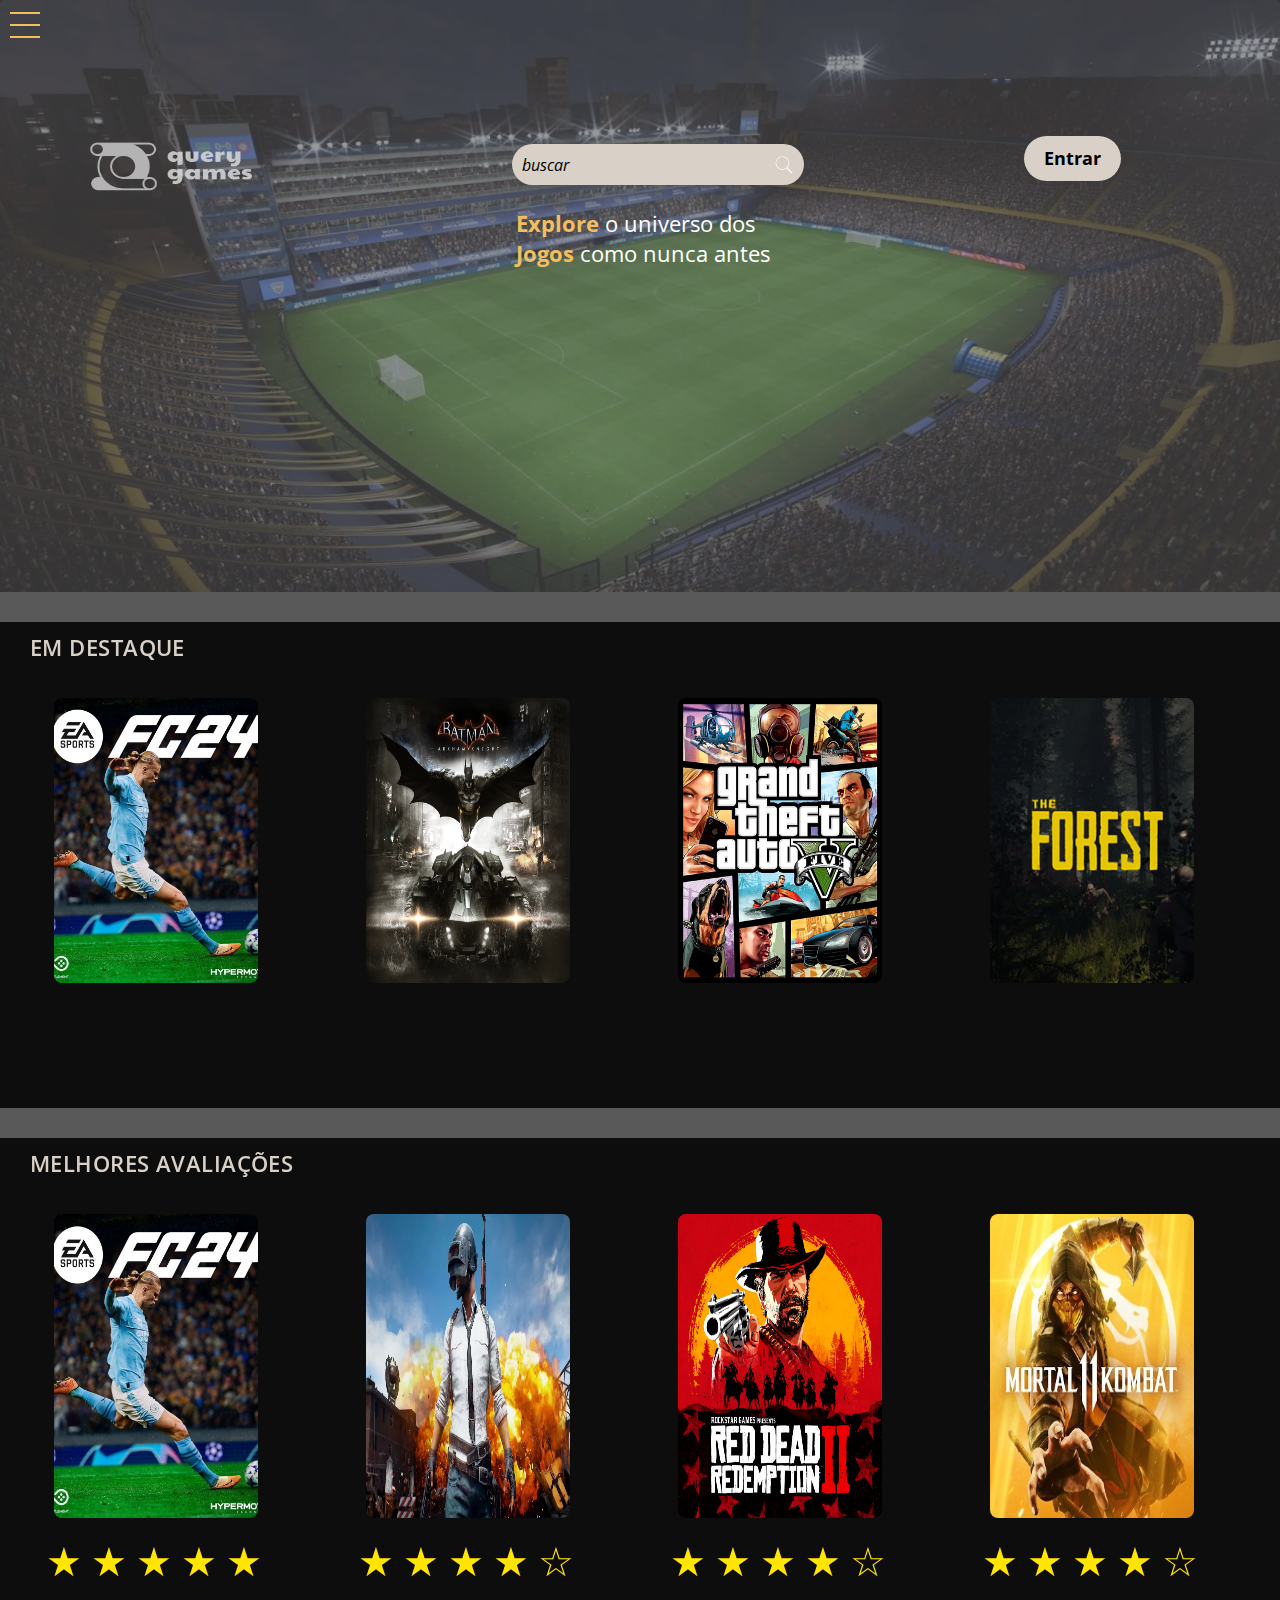
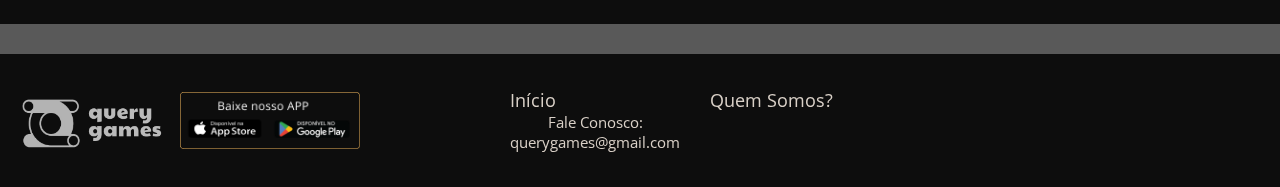
<file: src/index.html>
<!DOCTYPE html>
<html lang="pt-br">
  <head>
    <meta charset="UTF-8" />
    <meta name="viewport" content="width=device-width, initial-scale=1.0" />
    <link rel="stylesheet" href="./css/style.css" />
    <link rel="stylesheet" href="./css/footer.css" />
    <title>Home</title>
  </head>

  <body>
    <nav class="navigation">
      <div class="logo">
        <img src="./assets/image/logoQuery.png" alt="logo querygames" />
      </div>

      <div class="search-box">
        <input type="text" class="search-txt" placeholder="buscar" />
        <img src="./assets/image/lupa.svg" alt="lupa" />
      </div>

      <a href="./pages/login.html"><button class="login-btn">Entrar</button></a>

      <div class="nav-txt">
        <p>
          <span>Explore</span> o universo dos<br />
          <span>Jogos</span> como nunca antes
        </p>
      </div>

      <div class="sidebar active">
        <div class="profile-user">
          <img src="./assets/image/profile.png" alt="" class="image-user" />
          <a href="./pages/myProfile.html"><button class="my-profile-btn">Minha Página</button></a>
          
        </div>

        <div class="toggle-btn">
          <span></span>
          <span></span>
          <span></span>
        </div>
        <ul>
          <div class="menu">
            <h1>Generos</h1>
            <input type="checkbox" /> <label for="">Aventura</label><br />
            <input type="checkbox" /> <label for="">Ação</label><br />
            <input type="checkbox" /> <label for="">Rpg</label><br />
            <input type="checkbox" /> <label for="">Esportes</label><br />
            <input type="checkbox" /> <label for="">Terror</label><br />
            <input type="checkbox" /> <label for="">Luta</label><br />
            <span><hr class="line-menu" /></span>
            <h2>Plataformas</h2>
            <input type="checkbox" /> <label for="">Steam</label><br />
            <input type="checkbox" /> <label for="">Game Pass</label><br />
            <input type="checkbox" /> <label for="">PSN</label><br />
            <input type="checkbox" /> <label for="">EA Play</label><br />
          </div>
        </ul>
      </div>
    </nav>

    <section>
      <h1>EM DESTAQUE</h1>
      <div class="catalog1">
        <div class="games1">
          <div>
            <img src="./assets/image/nova-capa-do-ea-sports-fc-24-1689275426846_v2_3x4.jpg" alt="" />
            <h2>FC 24</h2>
            <p>Esportes</p>
            <p class="platforms">EA PLAY</p>
          </div>
          <div>
            <img
              src="./assets/image/daExAVIqaWz8NNeqTaFW2IcweYzqt4d8.webp"
              alt=""
            />
            <h2>BATMAN ARKHAM NIGHT</h2>
            <p>Ação</p>
            <p class="platforms">PSN</p>
          </div>
          <div>
            <img src="./assets/image/Grand_Theft_Auto_V_capa.png" alt="" />
            <h2>GRAND THEFT AUTO V</h2>
            <p>Ação</p>
            <p class="platforms">GAME PASS</p>
          </div>
          <div>
            <img src="./assets/image/5bfdc39c5c4fb.jpg" alt="" />
            <h2>THE FOREST</h2>
            <p>Ação</p>
            <p class="platforms">STEAM</p>
          </div>
          <div>
            <img src="./assets/image/85p2Dwh5iDhUzRKe40QeNYh3.webp" alt="" />
            <h2>RESIDENT EVIL</h2>
            <p>Ação</p>
            <p class="platforms">STEAM</p>
          </div>
          <div>
            <img src="./assets/image/5ec161df463ab.jpg" alt="" />
            <h2>VALORANT</h2>
            <p>Ação</p>
            <p class="platforms">STEAM</p>
          </div>
          <div>
            <img src="./assets/image/EGS_TheSims4_ElectronicArts_S2_1200x1600-ceadc3bd1e6f885ad64d9f115f51f5c0.jpg" alt="" />
            <h2>THE SIMS</h2>
            <p>Simulador</p>
            <p class="platforms">EA PLAY</p>
          </div>
        </div>
      </div>
    </section>

    <section>
      <h1>MELHORES AVALIAÇÕES</h1>
      <div class="catalog2">
        <div class="games2">
          <div>
            <img
              src="./assets/image/nova-capa-do-ea-sports-fc-24-1689275426846_v2_3x4.jpg"
              alt=""
            />
            <ul class="avaliacao">
              <li class="star-icon" data-avaliacao="1"></li>
              <li class="star-icon" data-avaliacao="2"></li>
              <li class="star-icon" data-avaliacao="3"></li>
              <li class="star-icon" data-avaliacao="4"></li>
              <li class="star-icon ativo" data-avaliacao="5"></li>
            </ul>
          </div>
          <div>
            <img src="./assets/image/pubg.webp" alt="" />
            <ul class="avaliacao">
              <li class="star-icon" data-avaliacao="1"></li>
              <li class="star-icon" data-avaliacao="2"></li>
              <li class="star-icon" data-avaliacao="3"></li>
              <li class="star-icon ativo" data-avaliacao="4"></li>
              <li class="star-icon" data-avaliacao="5"></li>
            </ul>
          </div>
          <div>
            <img
              src="./assets/image/Hpl5MtwQgOVF9vJqlfui6SDB5Jl4oBSq.jpg"
              alt=""
            />
            <ul class="avaliacao">
              <li class="star-icon" data-avaliacao="1"></li>
              <li class="star-icon" data-avaliacao="2"></li>
              <li class="star-icon" data-avaliacao="3"></li>
              <li class="star-icon ativo" data-avaliacao="4"></li>
              <li class="star-icon" data-avaliacao="5"></li>
            </ul>
          </div>
          <div>
            <img src="./assets/image/Mortal_Kombat_11_capa.jpg" alt="" />
            <ul class="avaliacao">
              <li class="star-icon" data-avaliacao="1"></li>
              <li class="star-icon" data-avaliacao="2"></li>
              <li class="star-icon" data-avaliacao="3"></li>
              <li class="star-icon ativo" data-avaliacao="4"></li>
              <li class="star-icon" data-avaliacao="5"></li>
            </ul>
          </div>
          <div>
            <img src="./assets/image/Grand_Theft_Auto_V_capa.png" alt="" />
            <ul class="avaliacao">
              <li class="star-icon" data-avaliacao="1"></li>
              <li class="star-icon" data-avaliacao="2"></li>
              <li class="star-icon" data-avaliacao="3"></li>
              <li class="star-icon" data-avaliacao="4"></li>
              <li class="star-icon ativo" data-avaliacao="5"></li>
            </ul>
          </div>
          <div>
            <img src="./assets/image/I558OkMNBieAq24dzWwjjE4K.webp" alt="" />
            <ul class="avaliacao">
              <li class="star-icon" data-avaliacao="1"></li>
              <li class="star-icon" data-avaliacao="2"></li>
              <li class="star-icon" data-avaliacao="3"></li>
              <li class="star-icon" data-avaliacao="4"></li>
              <li class="star-icon ativo" data-avaliacao="5"></li>
            </ul>
          </div>
          <div>
            <img src="./assets/image/5977-Fortnite-Battle-Royale-capa-1.jpg" alt="" />
            <ul class="avaliacao">
              <li class="star-icon" data-avaliacao="1"></li>
              <li class="star-icon" data-avaliacao="2"></li>
              <li class="star-icon" data-avaliacao="3"></li>
              <li class="star-icon ativo" data-avaliacao="4"></li>
              <li class="star-icon" data-avaliacao="5"></li>
            </ul>
          </div>
        </div>
      </div>
    </section>

    <script src="./js/script.js"></script>
  </body>
  <footer>
    <div class="container-logo-footer">
      <img
        src="./assets/image/logoQuery.png"
        alt="logo querygames"
        class="logo-footer"
      />
    </div>
    <div class="container-announcement-footer">
      <img
        src="./assets/image/baixe nosso app.png"
        alt="baixe Nosso App"
        class="announcement-img"
      />
    </div>
    <div class="links">
      <ul>
        <li>
          <a href="#">Início</a>
        </li>
        <li>
          <a href="#">Quem Somos?</a>
        </li>
        <li>
          <p>Fale Conosco: <br />querygames&commat;gmail.com</p>
        </li>
      </ul>
    </div>
  </footer>
</html>
</file>
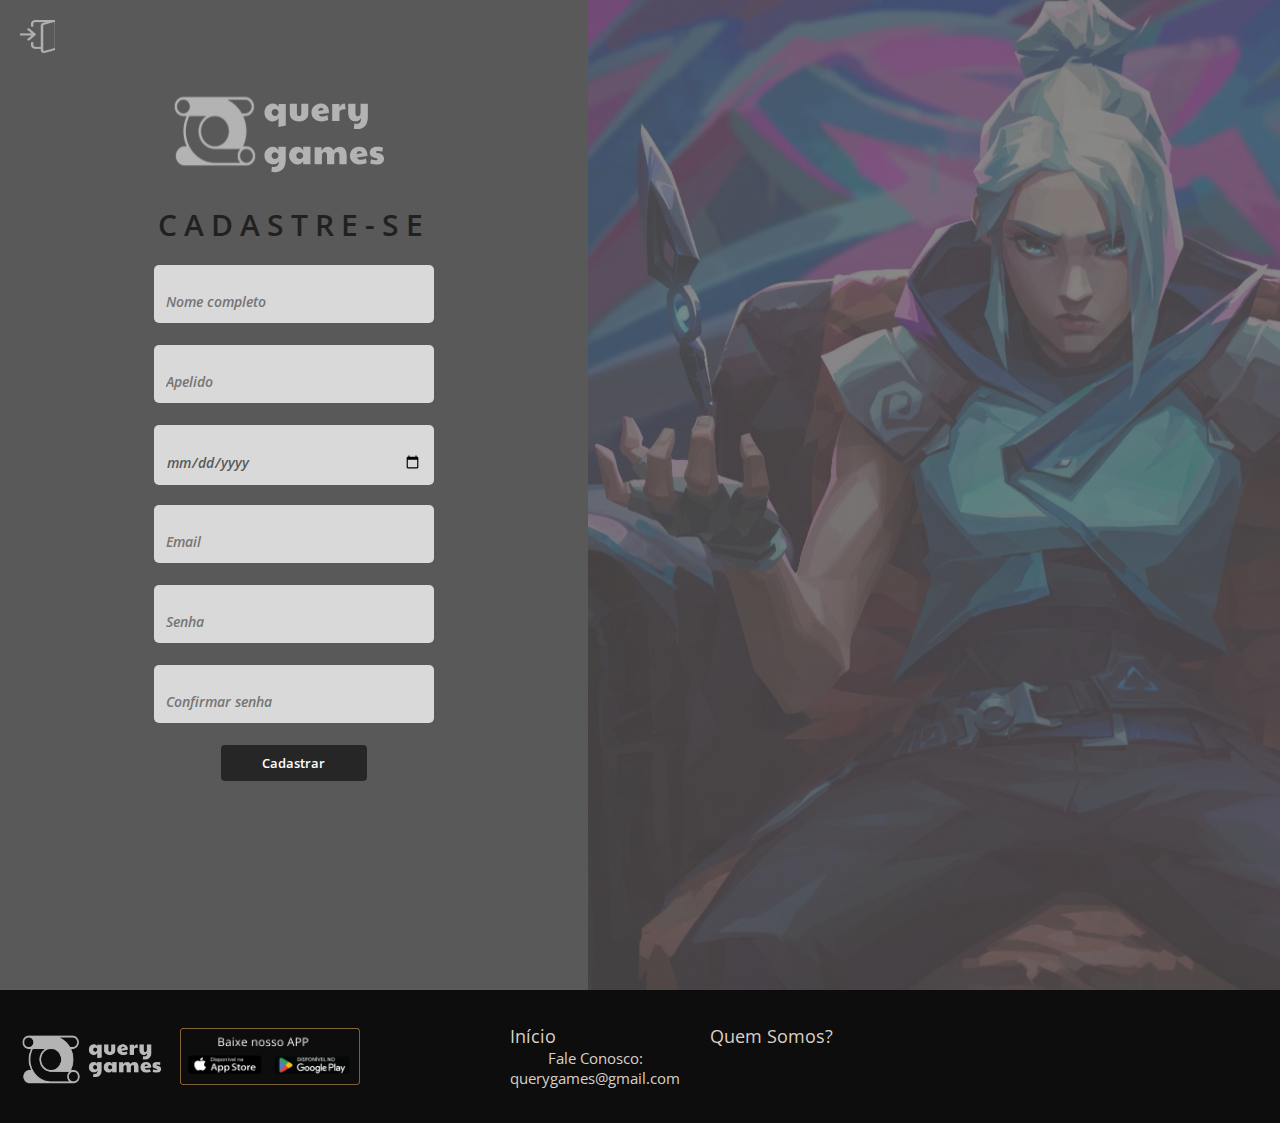
<file: src/pages/cadastro.html>
<!DOCTYPE html>
<html lang="pt-br">
<head>
  <meta charset="UTF-8">
  <meta name="viewport" content="width=device-width, initial-scale=1.0">
  <link rel="stylesheet" type="text/css" href="../css/cadastro.css"  />
  <link rel="stylesheet" type="text/css" href="../css/footer.css"  />

  <title>Cadastro</title>
</head>
<body>
  <img src="../assets/image/logoff.png" alt="" class="btn-back" onclick="goBack()">
  <main>
    <section class="register">

      <div class="wrapper">
        <img src="../assets/image/logoQuery.svg" class="logo">

        <h1>CADASTRE-SE</h1>
    
        <label class="box-text"> 
          <input type="text" name="username" class="input" placeholder="Nome completo">
        </label>
        <label class="box-text"> 
          <input type="text" name="nickname" class="input" placeholder="Apelido">
        </label>
        <label class="box-text">
          <input type="date" name="data" class="input" >
        </label>
        <label class="box-text"> 
          <input type="text" name="email" class="input" placeholder="Email">
        </label>
  
        <label class="box-text">
          <input type="password" name="password" class="input" placeholder="Senha">
        </label>
        <label class="box-text">
          <input type="password" name="password" class="input" placeholder="Confirmar senha">
        </label>

        <a href="#"><button class="button">Cadastrar</button></a>
        
     
      </div>

    </section>

    <section class="wallpaper">
      <img src="../assets/image/valorant.png" alt="">
    </section>
  </main>
  <script src="../js/goBack.js"></script>
</body>
<footer>
  <div class="container-logo-footer">
      <img src="../assets/image/logoQuery.png" alt="logo querygames" class="logo-footer">
  </div>
  <div class="container-announcement-footer">
      <img src="../assets/image/baixe nosso app.png" alt="baixe Nosso App" class="announcement-img">
  </div>
  <div class="links">
      <ul>
          <li>
              <a href="../index.html">Início</a>
          </li>
          <li>
              <a href="#">Quem Somos?</a>
          </li>
          <li>
              <p>Fale Conosco: <br>querygames&commat;gmail.com</p>
          </li>
      </ul>
  </div>
</footer>
</html>
</file>
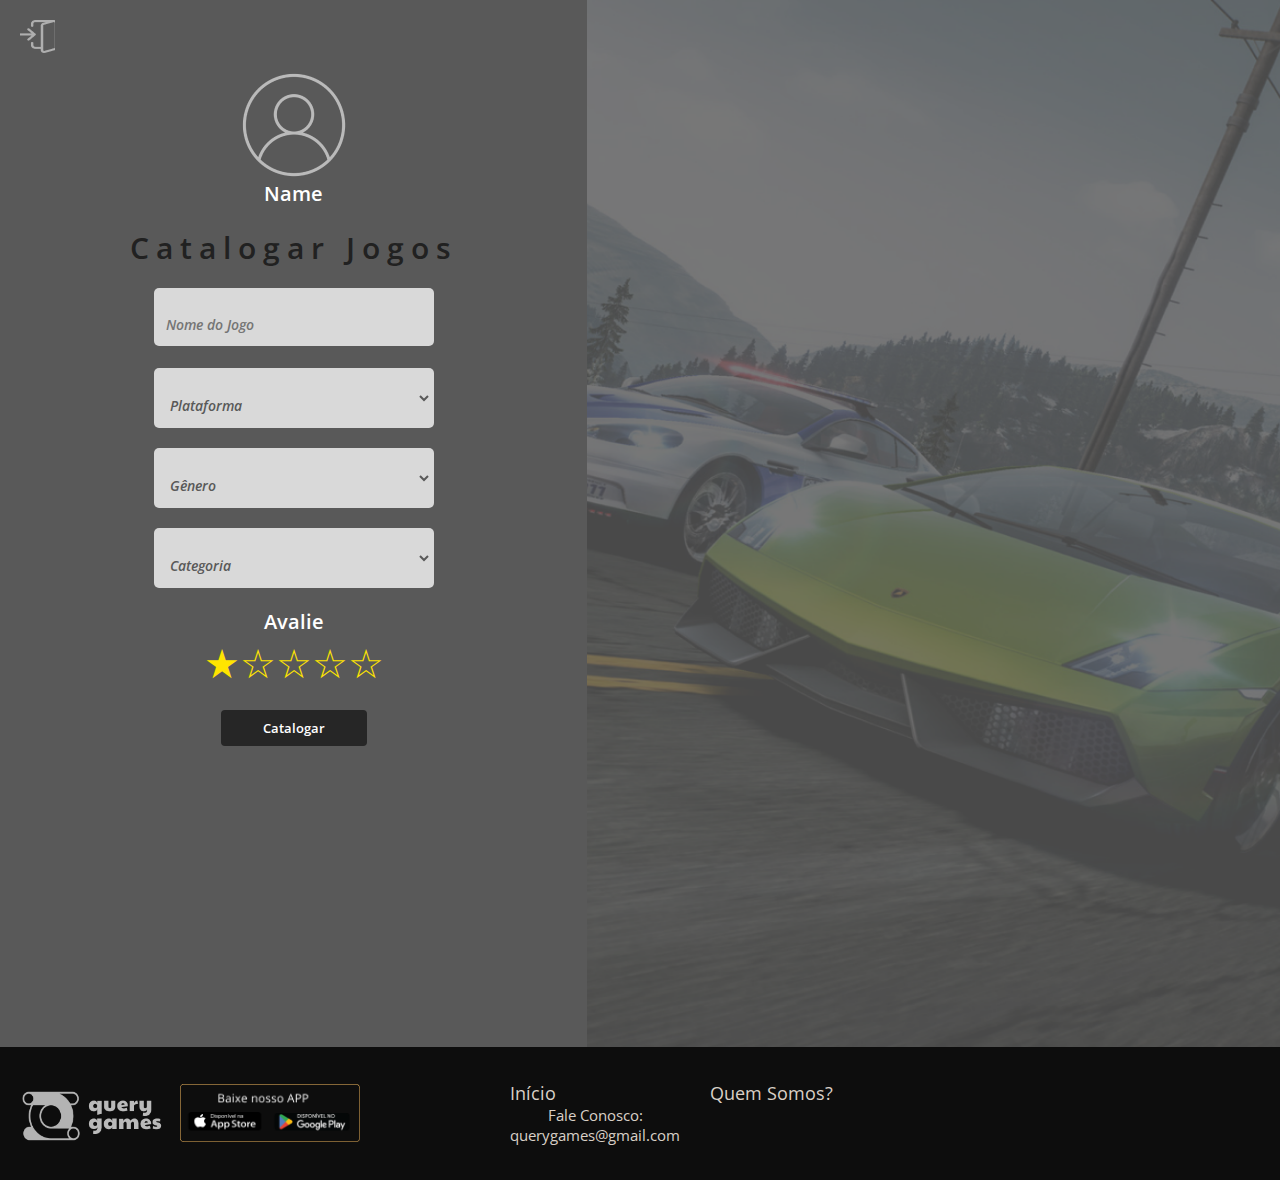
<file: src/pages/catalogGames.html>
<!DOCTYPE html>
<html lang="pt-br">
  <head>
    <meta charset="UTF-8" />
    <meta name="viewport" content="width=device-width, initial-scale=1.0" />
    <link rel="stylesheet" type="text/css" href="../css/catalogGames.css" />
    <link rel="stylesheet" type="text/css" href="../css/footer.css" />

    <title>Formulario de catálogo de jogos</title>
  </head>
  <body>

    <img src="../assets/image/logoff.png" alt="" class="btn-back" onclick="goBack()">

    <main>
      <section class="register">
        <div class="wrapper">
            
          <div class="container-user">
            <img src="../assets/image/profile.png" class="logo" />
            <p>Name</p>
          </div>

          <h1>Catalogar Jogos</h1>

          <label class="box-text">
            <input
              type="text"
              name="game"
              class="input"
              placeholder="Nome do Jogo"
              id="game"
            />
          </label>

          <label class="box-text">
            <select id="platform" name="platform" class="input">
              <option value="">Plataforma</option>
              <option value="playstation">PlayStation</option>
              <option value="xbox">Games Pass</option>
              <option value="switch">Nintendo Switch</option>
              <option value="steam">Steam</option>
              <option value="epicGames">Epic Games</option>
            </select>
          </label>

          <label class="box-text">
            <select id="gender" name="gender" class="input">
              <option value="">Gênero</option>
              <option value="action">Ação</option>
              <option value="adventure">Aventura</option>
              <option value="moba">Moba</option>
              <option value="sports">Esporte</option>
              <option value="fight">Luta</option>
            </select>
          </label>

          <label class="box-text">
            <select id="category" name="category" class="input">
              <option value="">Categoria</option>
              <option value="played">Jogando</option>
              <option value="playing">Jogado</option>
              <option value="reset">Zerado</option>
              <option value="notRecommend">Não Recomento</option>
              <option value="recommend">Recomendo</option>
            </select>
          </label>

          <p>Avalie</p>

          <ul class="avaliacao">
            <li class="star-icon ativo" data-avaliacao="1"></li>
            <li class="star-icon" data-avaliacao="2"></li>
            <li class="star-icon" data-avaliacao="3"></li>
            <li class="star-icon" data-avaliacao="4"></li>
            <li class="star-icon" data-avaliacao="5"></li>
          </ul>

          <button class="button" onclick="catalog()">Catalogar</button>
        </div>
      </section>

      <section class="wallpaper">
        <img src="../assets/image/carroCadastro.png" alt="" />
      </section>
    </main>

    <script src="../js/catalogGames.js"></script>
    <script src="../js/goBack.js"></script>
  </body>

  <footer>
    <div class="container-logo-footer">
      <img
        src="../assets/image/logoQuery.png"
        alt="logo querygames"
        class="logo-footer"
      />
    </div>
    <div class="container-announcement-footer">
      <img
        src="../assets/image/baixe nosso app.png"
        alt="baixe Nosso App"
        class="announcement-img"
      />
    </div>
    <div class="links">
      <ul>
        <li>
          <a href="../index.html">Início</a>
        </li>
        <li>
          <a href="#">Quem Somos?</a>
        </li>
        <li>
          <p>Fale Conosco: <br />querygames&commat;gmail.com</p>
        </li>
      </ul>
    </div>
  </footer>
</html>
</file>
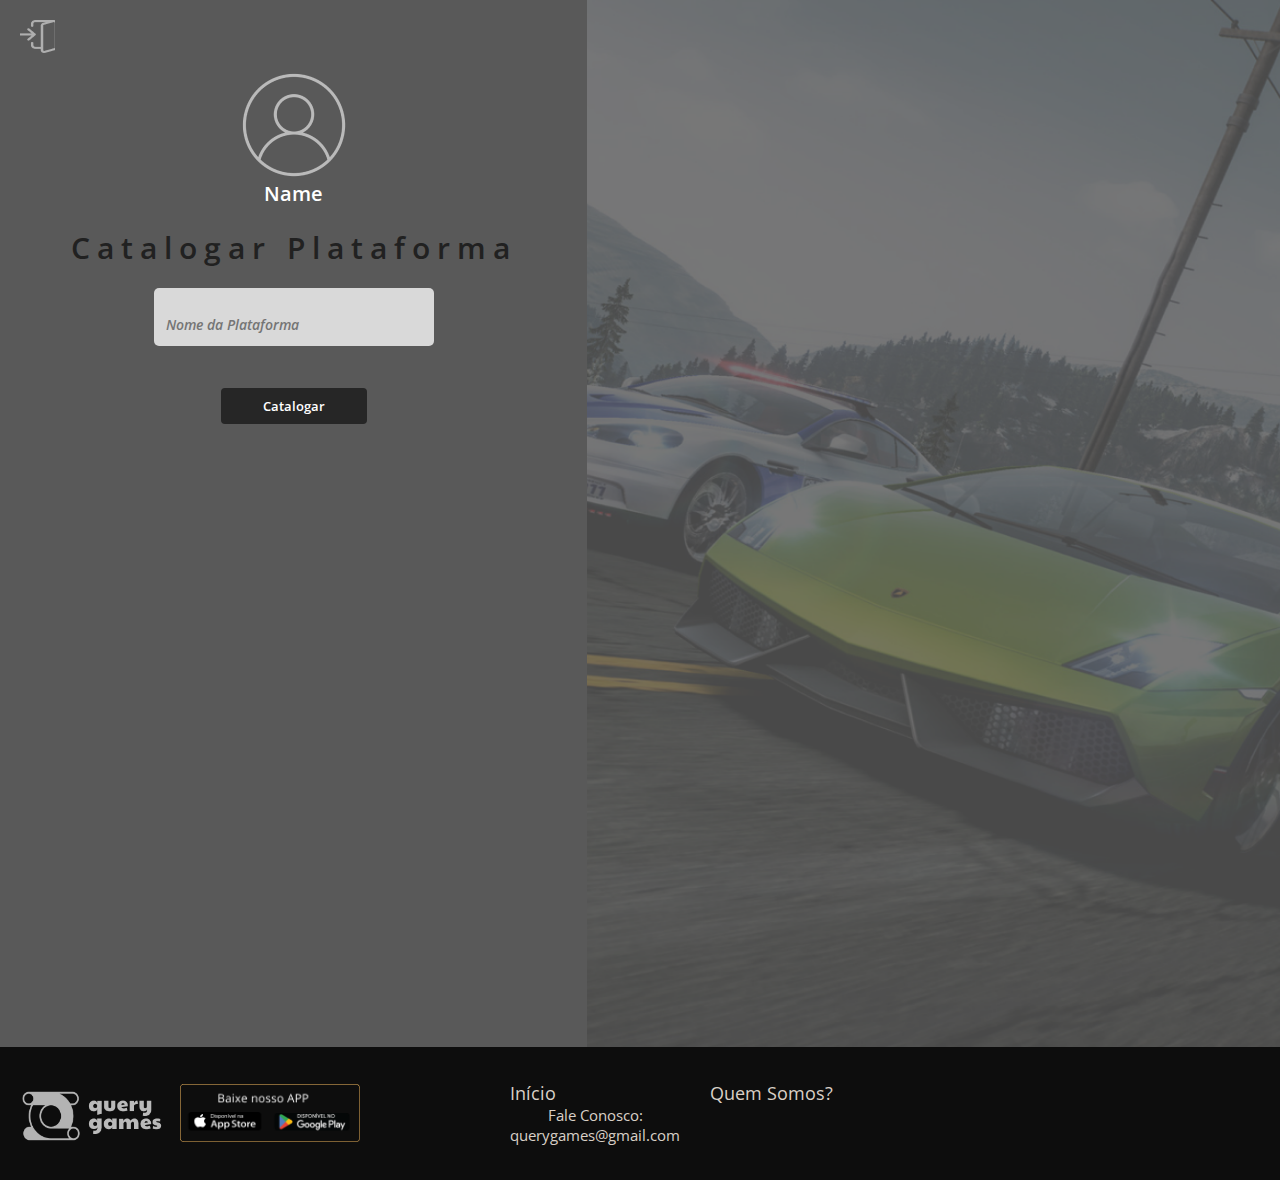
<file: src/pages/catalogPlatform.html>
<!DOCTYPE html>
<html lang="pt-br">
  <head>
    <meta charset="UTF-8" />
    <meta name="viewport" content="width=device-width, initial-scale=1.0" />
    <link rel="stylesheet" type="text/css" href="../css/catalogGames.css" />
    <link rel="stylesheet" type="text/css" href="../css/footer.css" />

    <title>Catálogo de Plataforma</title>
  </head>
  <body>

    <img src="../assets/image/logoff.png" alt="" class="btn-back" onclick="goBack()">

    <main>
      <section class="register">
        <div class="wrapper">
            
          <div class="container-user">
            <img src="../assets/image/profile.png" class="logo" />
            <p>Name</p>
          </div>

          <h1>Catalogar Plataforma</h1>

          <label class="box-text">
            <input
              type="text"
              name="platform"
              class="input"
              placeholder="Nome da Plataforma"
              id="platform"
            />
          </label>         

          <button class="button" onclick="catalog()">Catalogar</button>
        </div>
      </section>

      <section class="wallpaper">
        <img src="../assets/image/carroCadastro.png" alt="" />
      </section>
    </main>

    <script src="../js/catalogGames.js"></script>
    <script src="../js/goBack.js"></script>
  </body>

  <footer>
    <div class="container-logo-footer">
      <img
        src="../assets/image/logoQuery.png"
        alt="logo querygames"
        class="logo-footer"
      />
    </div>
    <div class="container-announcement-footer">
      <img
        src="../assets/image/baixe nosso app.png"
        alt="baixe Nosso App"
        class="announcement-img"
      />
    </div>
    <div class="links">
      <ul>
        <li>
          <a href="../index.html">Início</a>
        </li>
        <li>
          <a href="#">Quem Somos?</a>
        </li>
        <li>
          <p>Fale Conosco: <br />querygames&commat;gmail.com</p>
        </li>
      </ul>
    </div>
  </footer>
</html>
</file>
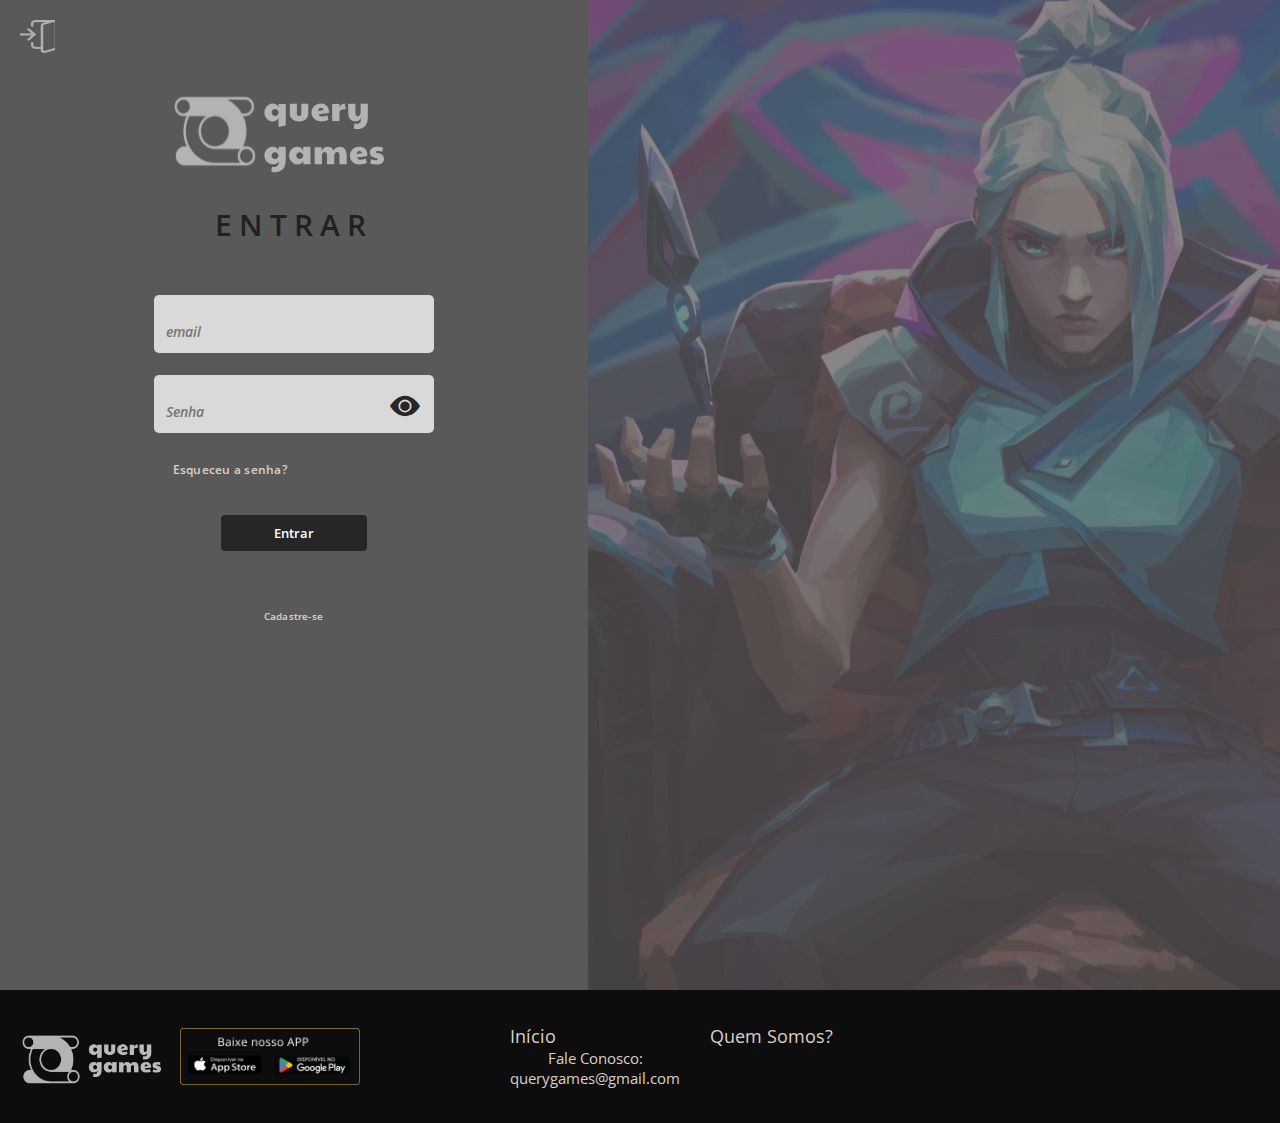
<file: src/pages/login.html>
<!DOCTYPE html>
<html lang="pt-br">

<head>
  <meta charset="UTF-8" />
  <meta name="viewport" content="width=device-width, initial-scale=1.0" />
  <link rel="stylesheet" type="text/css" href="../css/login.css" />
  <link rel="stylesheet" type="text/css" href="../css/footer.css" />
  <link rel="stylesheet" href="https://cdn.jsdelivr.net/npm/bootstrap-icons@1.11.1/font/bootstrap-icons.css">

  <title>Login</title>
</head>

<body>

  <img src="../assets/image/logoff.png" alt="" class="btn-back" onclick="goBack()">

  <main>
    <section class="login">
      <div class="wrapper">

        <img src="../assets/image/logoQuery.svg" class="logo">

        <h1>ENTRAR</h1>

        <label class="box-text">
          <input type="text" name="email" class="input" placeholder="email" id="email" />
        </label>

        <label class="box-text">
          <input type="password" name="password" class="input" placeholder="Senha" id="password" />
          <i class="bi bi-eye-fill" id="btn-password" onclick="showPassword()"></i>
        </label>

        <a href="#" class="forgot-password">Esqueceu a senha?</a>

        <button class="button" onclick="login()">Entrar</button>

        <a href="../pages/cadastro.html" class="sing-up">Cadastre-se</a>
      </div>
    </section>

    <section class="wallpaper">
      <div><img src="../assets/image/valorant.png" alt="" /></div>
    </section>
  </main>

  <script src="../js/login.js"></script>
  <script src="../js/goBack.js"></script>
</body>

<footer>
  <div class="container-logo-footer">
    <img src="../assets/image/logoQuery.png" alt="logo querygames" class="logo-footer" />
  </div>
  <div class="container-announcement-footer">
    <img src="../assets/image/baixe nosso app.png" alt="baixe Nosso App" class="announcement-img" />
  </div>
  <div class="links">
    <ul>
      <li>
        <a href="../index.html">Início</a>
      </li>
      <li>
        <a href="#">Quem Somos?</a>
      </li>
      <li>
        <p>Fale Conosco: <br />querygames&commat;gmail.com</p>
      </li>
    </ul>
  </div>
</footer>

</html>
</file>
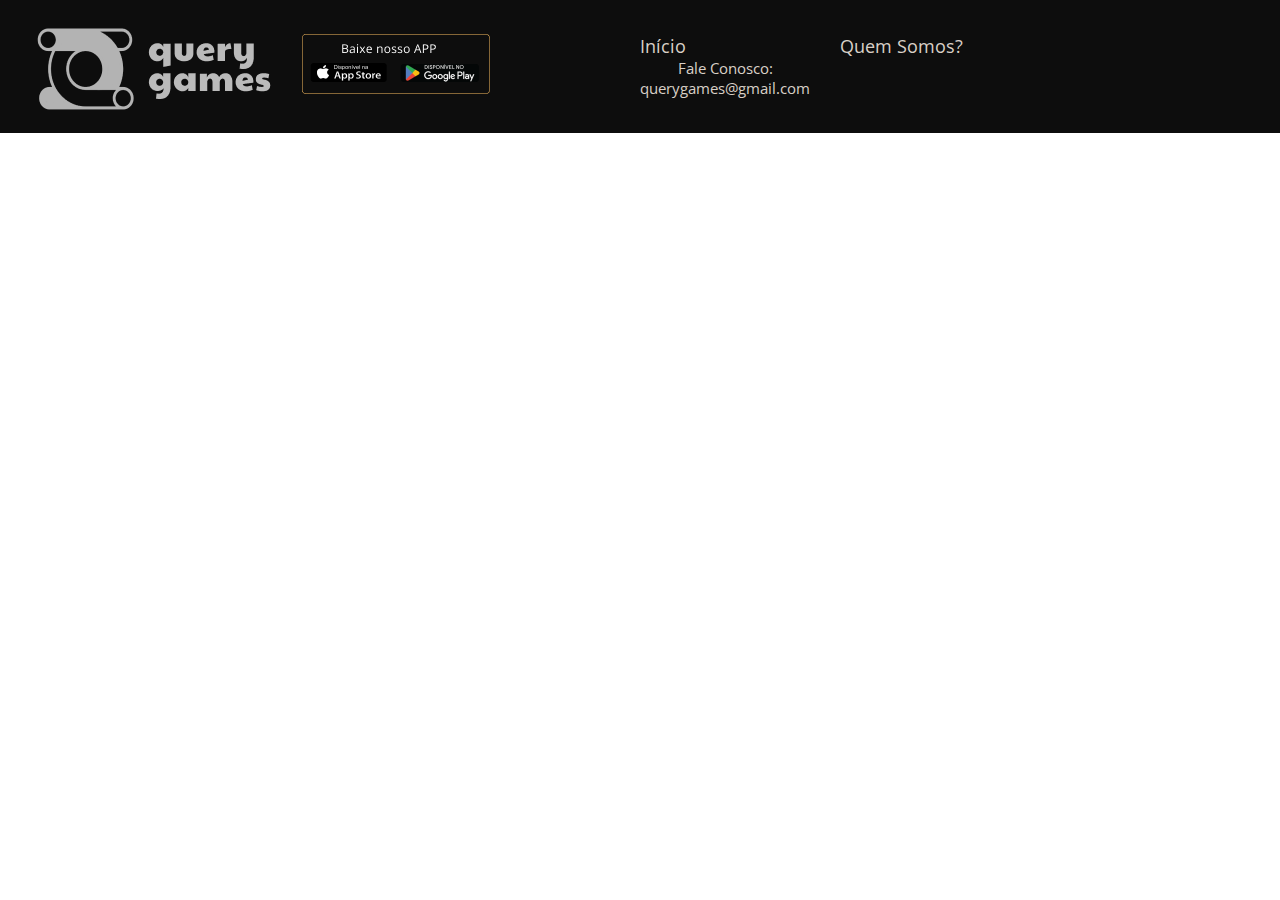
<file: src/pages/myGames.html>
<!DOCTYPE html>
<html lang="pt-br">
<head>
    <meta charset="UTF-8">
    <meta name="viewport" content="width=device-width, initial-scale=1.0">
    <title>My profile</title>
    <link rel="stylesheet" href="../css/footer.css">
</head>
<body>
    
</body>
<footer>
    <div class="logo">
        <img src="../assets/image/logoQuery.png" alt="logo querygames">
    </div>
    <div class="baixeNossoApp">
        <img src="../assets/image/baixe nosso app.png" alt="baixe Nosso App">
    </div>
    <div class="links">
        <ul>
            <li>
                <a href="#">Início</a>
            </li>
            <li>
                <a href="#">Quem Somos?</a>
            </li>
            <li>
                <p>Fale Conosco: <br>querygames@gmail.com</p>
            </li>
        </ul>
    </div>
</footer>
</html>
</file>
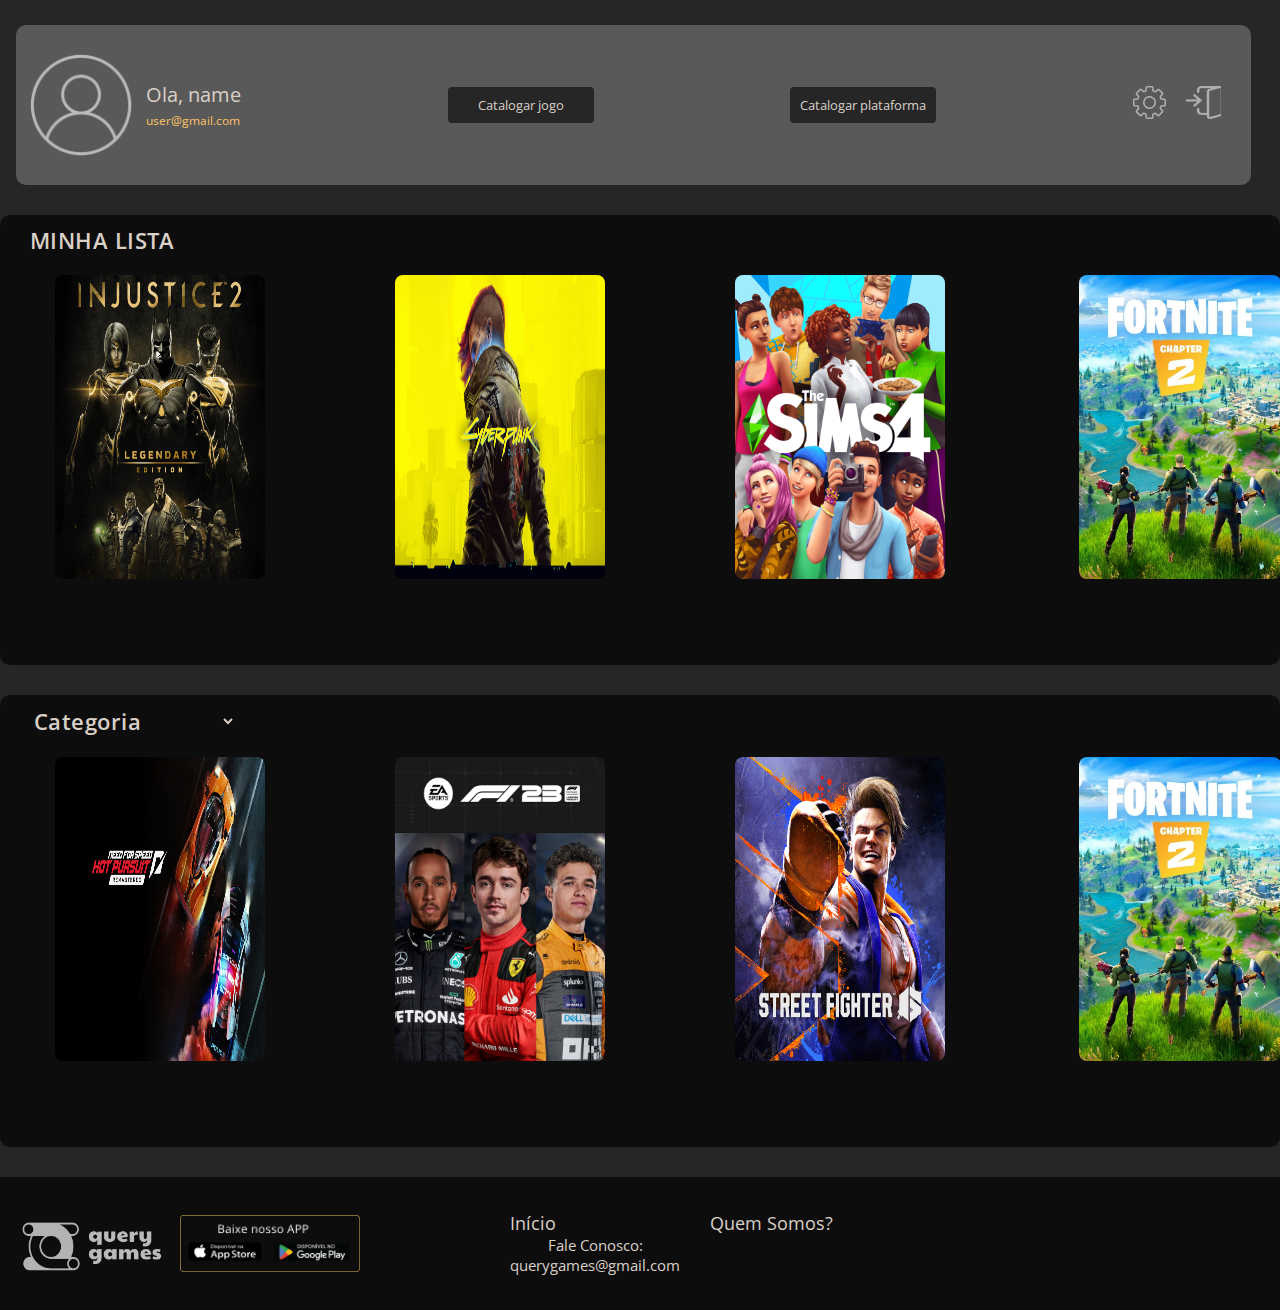
<file: src/pages/myProfile.html>
<!DOCTYPE html>
<html lang="pt-br">
  <head>
    <meta charset="UTF-8" />
    <meta name="viewport" content="width=device-width, initial-scale=1.0" />
    <link rel="stylesheet" href="../css/footer.css" />
    <link rel="stylesheet" href="../css/myProfile.css" />
    <title>My profile</title>
  </head>

  <!-- CORPO DA PAGINA -->

  <body>
    <nav class="conteiner-user">
      <div class="profile-user">
        <img src="../assets/image/profile.png" alt="" class="image-user" />
        <div class="data-user">
          <p1>Ola, name</p1> <br />
          <p2>user&commat;gmail.com</p2>
        </div>
      </div>

      <a href="./catalogGames.html">
        <button class="btn-catalog-game">Catalogar jogo</button>
      </a>
      
      <a href="./catalogPlatform.html">
        <button class="btn-catalog-game">Catalogar plataforma</button>
      </a>

      <div class="btns">
        <div class="config">
          <img
            src="../assets/image/config.png"
            alt=""
            class="btn-config"
            onclick="notice()"
          />
        </div>

        <div class="logoff">
          <img
            src="../assets/image/logoff.png"
            alt=""
            class="btn-back"
            onclick="goBack()"
          />
        </div>
      </div>
    </nav>

    <section>
      <div class="my-list">
        <h1>MINHA LISTA</h1>
        <div class="games">
          <div>
            <img
              src="../assets/image/8lQ1y71vNA55ndiuSgWUSz6nqz3g0xR0.webp"
              alt=""
            />
          </div>
          <div>
            <img
              src="../assets/image/EGS_Cyberpunk2077_CDPROJEKTRED_S1_03_2560x1440-359e77d3cd0a40aebf3bbc130d14c5c7.jpg"
              alt=""
            />
          </div>
          <div>
            <img
              src="../assets/image/EGS_TheSims4_ElectronicArts_S2_1200x1600-ceadc3bd1e6f885ad64d9f115f51f5c0.jpg"
              alt=""
            />
          </div>
          <div>
            <img
              src="../assets/image/5977-Fortnite-Battle-Royale-capa-1.jpg"
              alt=""
            />
          </div>
          <div>
            <img
              src="../assets/image/Hpl5MtwQgOVF9vJqlfui6SDB5Jl4oBSq.jpg"
              alt=""
            />
          </div>
          <div>
            <img
              src="../assets/image/85p2Dwh5iDhUzRKe40QeNYh3.webp"
              alt=""
            />
          </div>
          <div>
            <img
              src="../assets/image/Grand_Theft_Auto_V_capa.png"
              alt=""
            />
          </div>
        </div>
      </div>
    </section>

    <section>
      <div class="my-list">
        <label class="box-text">
          <select id="category" name="category" class="input">
            <option value="">Categoria</option>
            <option value="played">Jogando</option>
            <option value="playing">Jogado</option>
            <option value="reset">Zerado</option>
            <option value="notRecommend">Não Recomento</option>
            <option value="recommend">Recomendo</option>
          </select>
        </label>
        <div class="games">
          <div>
            <img src="../assets/image/lE7RoDAH8Utq30mBwvYkrD7Y.webp" alt="" />
          </div>
          <div>
            <img
              src="../assets/image/EGS_F123StandardEdition_Codemasters_S2_1200x1600-9ee0158a6d9f052deb753af836f9bd8d.jpg"
              alt=""
            />
          </div>
          <div>
            <img src="../assets/image/XFU0aPBvtm3W2od1ZvhByAOv.jpg" alt="" />
          </div>
          <div>
            <img
              src="../assets/image/5977-Fortnite-Battle-Royale-capa-1.jpg"
              alt=""
            />
          </div>
          <div>
            <img
              src="../assets/image/Grand_Theft_Auto_V_capa.png"
              alt=""
            />
          </div>
          <div>
            <img
              src="../assets/image/I558OkMNBieAq24dzWwjjE4K.webp"
              alt=""
            />
          </div>
          <div>
            <img
              src="../assets/image/85p2Dwh5iDhUzRKe40QeNYh3.webp"
              alt=""
            />
          </div>
          <div>
            <img
              src="../assets/image/Hpl5MtwQgOVF9vJqlfui6SDB5Jl4oBSq.jpg"
              alt=""
            />
          </div>
        </div>
      </div>
    </section>

    <script src="../js/myProfile.js"></script>
    <script src="../js/goBack.js"></script>
  </body>

  <footer>
    <div class="container-logo-footer">
      <img
        src="../assets/image/logoQuery.png"
        alt="logo querygames"
        class="logo-footer"
      />
    </div>
    <div class="container-announcement-footer">
      <img
        src="../assets/image/baixe nosso app.png"
        alt="baixe Nosso App"
        class="announcement-img"
      />
    </div>
    <div class="links">
      <ul>
        <li>
          <a href="../index.html">Início</a>
        </li>
        <li>
          <a href="#">Quem Somos?</a>
        </li>
        <li>
          <p>Fale Conosco: <br />querygames&commat;gmail.com</p>
        </li>
      </ul>
    </div>
  </footer>
</html>
</file>
<file: src/css/style.css>
@import url("https://fonts.googleapis.com/css2?family=Open+Sans:ital,wght@0,300;0,600;1,300&display=swap");

* {
  margin: 0;
  padding: 0;
  box-sizing: border-box;
  font-family: "Open Sans", sans-serif;
}

::-webkit-scrollbar {
  height: 12px;
}

::-webkit-scrollbar-thumb {
  background-color: #f1bf5e;
  border-radius: 6px;
}

::-webkit-scrollbar-track {
  background-color: #262626;
}

body {
  background-color: #595959;
  scrollbar-width: thin;
  scrollbar-color: #f1bf5e #262626;
}

body::-webkit-scrollbar-thumb {
  background-color: #f1bf5e;
}

body::-webkit-scrollbar-track {
  background-color: #262626;
}

.logo img {
  width: 13.125em;
  height: 4.1875em;
  position: absolute;
  top: 8.125em;
  left: 4rem;
}

.navigation {
  position: relative;
  height: 37rem;
}

.navigation::before {
  content: "";
  background-image: url(../assets/image/f23-authenticity-labombonera-16x9.jpg.adapt.crop16x9.1455w.webp);
  background-size: cover;
  height: 37rem;
  opacity: 0.4;
  position: absolute;
  top: 0;
  left: 0;
  right: 0;
  bottom: 0;
  z-index: -1;
}

.nav-txt {
  font-family: Open Sans;
  font-size: 22px;
  font-weight: 400;
  line-height: 30px;
  letter-spacing: 0em;
  position: absolute;
  left: 40.3%;
  top: 13rem;
  color: #ffffff;
}

.nav-txt span {
  color: #f1bf5e;
  font-weight: bold;
  font-family: Open Sans;
  font-size: 22px;
  font-weight: 700;
  line-height: 30px;
  letter-spacing: 0em;
}

.search-box {
  position: absolute;
  left: 40%;
  top: 9rem;
  display: flex;
  justify-content: space-between;
  align-items: center;
  background: #d9d0c7;
  width: 292px;
  height: 41px;
  padding: 10px;
  border-radius: 25px;
}

.search-box img {
  height: 20px;
  width: 20px;
}

.search-box img:hover {
  cursor: pointer;
}

.search-txt {
  border: none;
  background: none;
  outline: none;
  font-family: Open Sans;
  font-size: 16px;
  font-style: italic;
  font-weight: 400;
  line-height: 22px;
  letter-spacing: 0em;
}

.search-txt::placeholder {
  color: black;
}

.login-btn {
  position: absolute;
  top: 8.5rem;
  background: #d9d0c7;
  border: none;
  padding: 10px 20px;
  border-radius: 25px;
  left: 80%;
  font-family: Open Sans;
  font-size: 18px;
  font-weight: 700;
  line-height: 25px;
  letter-spacing: 0em;
}

.login-btn:hover {
  background-color: #f1bf5e;
  cursor: pointer;
}

.sidebar {
  position: absolute;
  left: -250px;
  width: 250px;
  height: 590px;
  background-color: rgba(13, 13, 13, 0.95);
  color: white;
  transition: all 300ms ease-in-out;
  border-radius: 10px;
}

.image-user {
  width: 80px;
  margin-top: 10px;
  margin-left: 10px;
}

.my-profile-btn {
  background-color: #262626;
  color: #d9d0c7;
  border-radius: 4px;
  width: 100px;
  height: 36px;
  margin-left: 20px;
}

.my-profile-btn:hover {
  cursor: pointer;
}

.sidebar .toggle-btn {
  position: absolute;
  top: 10px;
  right: -40px;
  width: 30px;
  height: 30px;
  cursor: pointer;
}

.sidebar .toggle-btn span {
  position: absolute;
  width: 100%;
  height: 2px;
  background: #111;
  transform: translateY(-50%);
  transition: all 300ms ease-in-out;
}

.sidebar .toggle-btn span:nth-child(1) {
  top: 10%;
  background: #f1bf5e;
}

.sidebar .toggle-btn span:nth-child(2) {
  top: 50%;
  background: #f1bf5e;
}

.sidebar .toggle-btn span:nth-child(3) {
  top: 90%;
  background: #f1bf5e;
}

.sidebar .active {
  left: 0px;
}

.sidebar .active .toggle-btn span:nth-child(1) {
  top: 50%;
  transform: translateY(-50%) rotate(45deg);
}

.sidebar .active .toggle-btn span:nth-child(2) {
  display: none;
}

.sidebar .active .toggle-btn span:nth-child(3) {
  top: 50%;
  transform: translateY(-50%) rotate(-45deg);
}

.menu {
  padding: 1rem;
  font-size: 12px;
  margin-left: 10px;
  max-height: 470px;
  overflow-y: auto; 
}

.menu input {
  position: absolute;
  opacity: 0;
  margin-top: 10px;
  height: 19px;
  width: 19px;
}

.menu input + label::before {
  content: "";
  width: 18px;
  height: 18px;
  margin-top: 10px;
  border-radius: 3px;
  background: #595959;
  border: 1px solid;
  display: inline-block;
  vertical-align: middle;
  margin-right: 8px;
  margin-bottom: 12px;
}

.menu input:checked + label::before {
  background-image: url("data:image/svg+xml,%0A%3Csvg xmlns='http://www.w3.org/2000/svg' width='18' height='18' viewBox='0 0 10 10'%3E%3Cg class='nc-icon-wrapper' stroke-width='1' fill='%23555555'%3E%3Cpath fill='none' stroke='%23FFFFFF' stroke-linecap='round' stroke-linejoin='round' stroke-miterlimit='10' data-cap='butt' d='M2.83 4.72l1.58 1.58 2.83-2.83'/%3E%3C/g%3E%3C/svg%3E");
  border: 1px solid #f1bf5e;
}

.menu h1,
h2 {
  font-size: 1rem;
  margin-bottom: 10px;
}

.line-menu {
  position: relative;
  margin-top: 1rem;
  margin-bottom: 1rem;
  width: 150px;
  border-color: #f1bf5e;
}

section {
  margin-top: 30px;
  margin-bottom: 30px;
  background-color: #0d0d0d;
  width: 100%;
}

section h1 {
  font-family: Open Sans;
  font-size: 22px;
  font-weight: 600;
  line-height: 30px;
  letter-spacing: 0.02em;
  text-align: left;
  color: #d9d0c7;
  padding: 10px;
  margin-left: 20px;
}

.catalog1 {
  background-color: #0d0d0d;
  color: #d9d0c7;
  display: flex;
  height: 27.25em;
  justify-content: space-between;
  margin: 0 auto;
  overflow-x: auto;
  padding: 1rem;
  scroll-snap-type: x mandatory;
  text-align: center;
  white-space: nowrap;
}

.games1 {
  display: flex;
  scroll-behavior: smooth;
  width: 100%;
  gap: 0;
  flex-wrap: nowrap;
}

.games1 > div {
  border-radius: 8px;
  color: #fff;
  flex: 0 0 auto;
  padding: 10px;
  scroll-snap-align: start;
  text-align: center;
  width: 25%;
  height: 25em;
}

.games1 img {
  max-width: 70%;
  height: 75%;
  border-radius: 8px;
  margin-bottom: 10px;
}

.games1 h2 {
  font-family: Open Sans;
  font-size: 15px;
  font-weight: 600;
  line-height: 20px;
  letter-spacing: 0em;
  text-align: left;
}

.games1 p {
  font-family: Open Sans;
  font-size: 13px;
  font-weight: 400;
  line-height: 30px;
  letter-spacing: 0.02em;
  text-align: left;
}

.games1 h2,
.games1 p {
  opacity: 0;
  transition: opacity 0.3s;
}

.games1 > div:hover h2,
.games1 > div:hover p {
  opacity: 1;
}

.games1 > div:hover {
  background-color: #8c713b;
  transform: translateY(-5px);
  box-shadow: 0 8px 10px rgba(0, 0, 0, 0.2);
}

.platforms {
  color: #0d0d0d;
}

.catalog2 {
  display: flex;
  height: 27.25em;
  margin: 0 auto;
  overflow-x: auto;
  padding: 1rem;
  scroll-snap-type: x mandatory;
  white-space: nowrap;
}

.games2 {
  display: flex;
  gap: 0;
  scroll-behavior: smooth;
  width: 100%;
  flex-wrap: nowrap;
}

.games2 > div {
  border-radius: 8px;
  flex: 0 0 auto;
  padding: 10px;
  scroll-snap-align: start;
  text-align: center;
  width: 25%;
  height: 25em;
}

.games2 img {
  max-width: 70%;
  height: 80%;
  border-radius: 8px;
  margin-bottom: 10px;
}

.games2 img:hover {
  border: 2px solid #f1bf5e; 
}

.avaliacao {
  list-style: none;
  padding: 0;
  margin: 0;
}

.star-icon {
  display: inline-block;
  color: #ffe500;
  font-size: 40px;
  margin-right: 5px;
}

.star-icon::before {
  content: "\2605";
}

.star-icon.ativo ~ .star-icon::before {
  content: "\2606";
}

@media (max-width: 768px) {
  .logo img {
    float: right;
    position: relative;
    margin-right: 60px;
    top: 0;
    width: 9.125em;
    height: 3.1875em;
  }

  .login-btn {
    left: 20%;
    top: 0.5rem;
  }

  .search-box {
    position: absolute;
    top: 50%;
    left: 50%;
    transform: translate(-50%, -50%);
  }

  .nav-txt {
    position: absolute;
    top: 65%;
    left: 50%;
    transform: translate(-50%, -50%);
    font-weight: 100;
    font-size: 15px;
  }

  .nav-txt span {
    font-size: 20px;
  }

  .games1 {
    width: 1000%;
  }
  
  .games1 > div {
    width: 29%;
  }
  
  .games2 > div {
    width: 100%;
  }
}
</file>
<file: src/css/footer.css>
@import url("https://fonts.googleapis.com/css2?family=Open+Sans:ital,wght@0,300;0,600;1,300&display=swap");

* {
  margin: 0;
  padding: 0;
  box-sizing: border-box;
  font-family: "Open Sans", sans-serif;
}

footer {
  background-color: #0d0d0d;
  color: #d9d0c7;
  display: flex;
  justify-content: space-between;
  align-items: center;
  height: 133px;
}

footer a {
  color: #d9d0c7;
  text-decoration: none;
  margin-right: 20px;
  position: relative;
}

footer a:hover {
  text-decoration: underline;
  text-decoration-color: #f2bf5e;
}

.logo-footer,
.announcement-img {
  display: inline-block;
  vertical-align: middle;
}

.logo-footer,
.announcement-img {
  width: 180px;
}

.links {
  display: flex;
  justify-content: flex-end;
  align-items: center;
  padding: 10px;
  margin-left: 140px;
}

.links ul {
  list-style: none;
  padding: 0;
  margin: 0;
}

.links ul li {
  display: inline-block;
  margin-right: 130px;
}

.links a {
  text-decoration: none;
  color: #d9d0c7;
  font-weight: 400px;
  font-size: 18px;
}

.links p {
  margin: 0;
  margin-right: 20px;
  font-weight: 400px;
  font-size: 15px;
  text-align: center;
}

@media (max-width: 768px) {
  footer {
    justify-content: center;
    gap: 20px;
  }

  .logo-footer,
  .announcement-img {
    width: 150px;
  }

  .links {
    display: none;
  }
}
</file>
<file: src/css/cadastro.css>
@import url("https://fonts.googleapis.com/css2?family=Open+Sans:ital,wght@0,300;0,600;1,300&display=swap");

* {
  margin: 0;
  padding: 0;
  box-sizing: border-box;
  font-family: "Open Sans", sans-serif;
}

::-webkit-scrollbar {
  height: 12px;
}

::-webkit-scrollbar-thumb {
  background-color: #f1bf5e;
  border-radius: 6px;
}

::-webkit-scrollbar-track {
  background-color: #262626;
}

body {
  background-color: #595959;
  scrollbar-width: thin;
  scrollbar-color: #f1bf5e #262626;
}

body::-webkit-scrollbar-thumb {
  background-color: #f1bf5e;
}

body::-webkit-scrollbar-track {
  background-color: #262626;
}

.btn-back {
  position: absolute;
  top: 20px;
  left: 20px;
  z-index: 9999;
}

.btn-back:hover {
  cursor: pointer;
}

main {
  display: flex;
}

h1 {
  color: #212121;
  font-family: Open Sans;
  font-weight: 600;
  font-size: 30px;
  margin-bottom: 20px;
  letter-spacing: 7px;
}

.logo {
  width: 302px;
  height: 114px;
  margin-bottom: 20px;
  display: flex;
  flex-direction: column;
  align-items: center;
  justify-content: space-between;
}

.register {
  display: flex;
  flex-direction: column;
  align-items: center;
  justify-content: space-between;
  width: 100%;
  min-height: 100vh;
  padding: clamp(35px, 8%, 70px);
}

.wrapper {
  width: 100%;
  display: flex;
  flex-direction: column;
  align-items: center;
  justify-content: center;
}

.button {
  font-weight: 600;
  width: 146px;
  height: 36px;
  padding: 5px;
  border-radius: 4px;
  background-color: #262626;
  color: white;
  border: none;
}

.button:hover {
  background-color: #fec163;
  color: #0d0d0d;
  cursor: pointer;
}

.box-text {
  width: 280px;
  height: 50px;
  display: block;
  margin-bottom: 30px;
}

.input {
  width: 100%;
  background-color: #d9d9d9;
  border: 2px solid rgba(0, 0, 0, 0);
  border-radius: 5px;
  outline: none;
  font-size: 0.9em;
  padding: 25px 10px 10px;
  font-weight: 600;
  font-style: italic;
  color: #595959;
}

.wallpaper  img{
  height: 100%;
  width: auto; 
  display: block;
  background-size: cover;
  background-position: center;
  background-repeat: no-repeat;
  flex: 1;
}



@media (max-width: 768px) {
  .wallpaper {
    display: none;
  }

  main {
    flex-direction: column;
  }

  h1 {
    font-size: 24px;
    letter-spacing: 1px;
    text-align: center;
  }

  p {
    font-size: 16px;
    text-align: center;
  }

  .logo {
    width: 250px;
  }

  .button {
    width: 120px;
    height: 32px;
  }

  .box-text {
    max-width: 250px;
  }

  .input {
    padding: 15px 10px;
    font-size: 0.8em;
  }
}
</file>
<file: src/css/catalogGames.css>
@import url("https://fonts.googleapis.com/css2?family=Open+Sans:ital,wght@0,300;0,600;1,300&display=swap");

* {
  margin: 0;
  padding: 0;
  box-sizing: border-box;
  font-family: "Open Sans", sans-serif;
}

::-webkit-scrollbar {
  height: 12px;
}

::-webkit-scrollbar-thumb {
  background-color: #f1bf5e;
  border-radius: 6px;
}

::-webkit-scrollbar-track {
  background-color: #262626;
}

body {
  background-color: #595959;
  scrollbar-width: thin;
  scrollbar-color: #f1bf5e #262626;
}

body::-webkit-scrollbar-thumb {
  background-color: #f1bf5e;
}

body::-webkit-scrollbar-track {
  background-color: #262626;
}

.btn-back {
  position: absolute;
  top: 20px;
  left: 20px;
  z-index: 9999;
}

.btn-back:hover {
  cursor: pointer;
}

main {
  display: flex;
}

h1 {
  color: #212121;
  font-family: Open Sans;
  font-weight: 600;
  font-size: 30px;
  margin-bottom: 20px;
  letter-spacing: 7px;
}

.wrapper p {
  color: #fff;
  font-family: Open Sans;
  font-weight: 600;
  font-size: 20px;
}

.logo {
  width: 112px;
  height: 110px;
  display: flex;
  flex-direction: column;
  align-items: center;
  justify-content: space-between;
}

.container-user {
  text-align: center;
  margin-bottom: 20px;
}

.register {
  display: flex;
  flex-direction: column;
  align-items: center;
  justify-content: space-between;
  width: 100%;
  min-height: 100vh;
  padding: clamp(35px, 8%, 70px);
}

.wrapper {
  width: 100%;
  display: flex;
  flex-direction: column;
  align-items: center;
  justify-content: center;
}

.wallpaper  img{
  height: 100%;
  width: 43.3125em; 
  display: block;
  background-size: cover;
  background-position: center;
  background-repeat: no-repeat;
  flex: 1;
}

.button {
  font-weight: 600;
  width: 146px;
  height: 36px;
  padding: 5px;
  border-radius: 4px;
  background-color: #262626;
  color: white;
  border: none;
  margin-top: 20px;
}

.button:hover {
  background-color: #fec163;
  color: #0d0d0d;
  cursor: pointer;
}

.box-text {
  width: 280px;
  height: 50px;
  display: block;
  margin-bottom: 30px;
}

.input {
  width: 100%;
  background-color: #d9d9d9;
  border: 2px solid rgba(0, 0, 0, 0);
  border-radius: 5px;
  outline: none;
  font-size: 0.9em;
  padding: 25px 10px 10px;
  font-weight: 600;
  font-style: italic;
  color: #595959;
}

.avaliacao {
  display: flex;
}

.star-icon {
  list-style-type: none;
  border: none;
  cursor: pointer;
  color: #ffe500;
  font-size: 40px;
}

.star-icon::before {
  content: "\2605";
}

.star-icon.ativo ~ .star-icon::before {
  content: "\2606";
}

.avaliacao:hover .star-icon::before {
  content: "\2605";
}

.star-icon:hover ~ .star-icon::before {
  content: "\2606";
}

@media (max-width: 768px) {
  .wallpaper {
    display: none;
  }

  main {
    flex-direction: column;
  }

  h1 {
    font-size: 24px;
    letter-spacing: 1px;
    text-align: center;
  }

  p {
    font-size: 16px;
    text-align: center;
  }

  .logo {
    width: 80px;
    height: 80px;
  }

  .button {
    width: 120px;
    height: 32px;
  }

  .box-text {
    max-width: 250px;
  }

  .input {
    padding: 15px 10px;
    font-size: 0.8em;
  }
}
</file>
<file: src/css/login.css>
@import url("https://fonts.googleapis.com/css2?family=Open+Sans:ital,wght@0,300;0,600;1,300&display=swap");

* {
  margin: 0;
  padding: 0;
  box-sizing: border-box;
  font-family: "Open Sans", sans-serif;
}

::-webkit-scrollbar {
  height: 12px;
}

::-webkit-scrollbar-thumb {
  background-color: #f1bf5e;
  border-radius: 6px;
}

::-webkit-scrollbar-track {
  background-color: #262626;
}

body {
  background-color: #595959;
  scrollbar-width: thin;
  scrollbar-color: #f1bf5e #262626;
}

body::-webkit-scrollbar-thumb {
  background-color: #f1bf5e;
}

body::-webkit-scrollbar-track {
  background-color: #262626;
}

.btn-back {
  position: absolute;
  top: 20px;
  left: 20px;
  z-index: 9999;
}

.btn-back:hover {
  cursor: pointer;
}

main {
  display: flex;
}

h1 {
  color: #212121;
  font-family: Open Sans;
  font-weight: 600;
  font-size: 30px;
  margin-bottom: 50px;
  letter-spacing: 7px;
}

.logo {
  width: 302px;
  height: 114px;
  margin-bottom: 20px;
  display: flex;
  flex-direction: column;
  align-items: center;
  justify-content: space-between;
}

.login {
  display: flex;
  flex-direction: column;
  align-items: center;
  justify-content: space-between;
  width: 100%;
  min-height: 100vh;
  padding: clamp(35px, 8%, 70px);
}

.wrapper {
  width: 100%;
  display: flex;
  flex-direction: column;
  align-items: center;
  justify-content: center;
}

.forgot-password {
  font-family: Open Sans;
  font-size: 12px;
  font-weight: 600;
  line-height: 30px;
  letter-spacing: 0.02em;
  text-align: left;
  color: #d9d0c7;
  justify-content: flex-start;
  margin-bottom: 30px;
  margin-right: 10.625em;
}

.forgot-password:hover {
  color: #f1bf5e;
  cursor: pointer;
}

a.forgot-password {
  text-decoration: none;
  text-align: left;
}

.button {
  font-weight: 600;
  width: 146px;
  height: 36px;
  padding: 5px;
  border-radius: 4px;
  background-color: #262626;
  color: white;
  border: none;
  margin-bottom: 50px;
}

.button:hover {
  background-color: #fec163;
  color: #0d0d0d;
  cursor: pointer;
}

.sing-up {
  font-family: Open Sans;
  font-size: 10px;
  font-weight: 600;
  line-height: 30px;
  letter-spacing: 0.02em;
  text-align: left;
  color: #d9d0c7;
  cursor: pointer;
}

.sing-up:hover {
  color: #f1bf5e;
  cursor: pointer;
}

a.sing-up {
  text-decoration: none;
  text-align: left;
}

.box-text {
  width: 280px;
  height: 50px;
  display: block;
  margin-bottom: 30px;
  position: relative;
}

.box-text i {
  font-size: 30px;
  color: #262626;
  cursor: pointer;
  position: absolute;
  right: 5%;
  top: 10px;
}

.input {
  width: 100%;
  background-color: #d9d9d9;
  border: 2px solid rgba(0, 0, 0, 0);
  border-radius: 5px;
  outline: none;
  font-size: 0.9em;
  padding: 25px 10px 10px;
  font-weight: 600;
  font-style: italic;
  color: #595959;
}

.wallpaper  img{
  height: 100%;
  width: auto; 
  display: block;
  background-size: cover;
  background-position: center;
  background-repeat: no-repeat;
  flex: 1;
}

@media (max-width: 768px) {
  .wallpaper {
    display: none;
  }

  main {
    flex-direction: column;
  }

  h1 {
    font-size: 24px;
    letter-spacing: 1px;
    text-align: center;
  }

  p {
    font-size: 16px;
    text-align: center;
  }

  .logo {
    width: 250px;
  }

  .button {
    width: 120px;
    height: 32px;
  }

  .box-text {
    max-width: 250px;
  }

  .input {
    padding: 15px 10px;
    font-size: 0.8em;
  }
}
</file>
<file: src/css/myProfile.css>
* {
  margin: 0;
  padding: 0;
  border: 0;
}

::-webkit-scrollbar {
  height: 12px;
}

::-webkit-scrollbar-thumb {
  background-color: #f1bf5e;
  border-radius: 6px;
}

::-webkit-scrollbar-track {
  background-color: #262626;
}

body {
  background-color: #262626;
  scrollbar-width: thin;
  scrollbar-color: #f1bf5e #595959;
}

body::-webkit-scrollbar-thumb {
  background-color: #f1bf5e;
}

body::-webkit-scrollbar-track {
  background-color: #262626;
}

.conteiner-user {
  width: 96.5%;
  height: 160px;
  background-color: #595959;
  display: flex;
  flex-direction: row;
  align-items: center;
  justify-content: space-between;
  padding: 10px;
  border-radius: 10px;
  margin: 25px 16px;
}

.profile-user {
  flex-direction: row;
  display: flex;
  justify-content: center;
  align-items: center;
}

.image-user {
  width: 110px;
}

.data-user {
  padding: 10px;
}

.data-user p1 {
  font-size: 20px;
  color: #d9d0c7;
}

.data-user p2 {
  font-size: 12px;
  color: #fec163;
}

.btn-catalog-game {
  background-color: #262626;
  color: #d9d0c7;
  border-radius: 4px;
  width: 146px;
  height: 36px;
}

.btn-catalog-game:hover {
  background-color: #fec163;
  color: #0d0d0d;
  cursor: pointer;
}

.btns {
  display: flex;
  flex-direction: row;
  gap: 20px;
}

.btn-config:hover {
  cursor: pointer;
}

.btn-back {
  margin-right: 20px;
}

.btn-back:hover {
  cursor: pointer;
}

section {
  margin-top: 30px;
  margin-bottom: 30px;
  border-radius: 10px;
  background-color: #0d0d0d;
  width: 100%;
}

section h1 {
  font-family: Open Sans;
  font-size: 22px;
  font-weight: 600;
  line-height: 30px;
  letter-spacing: 0.02em;
  text-align: left;
  color: #d9d0c7;
  padding: 10px;
  margin-left: 20px;
}

.my-list {
  overflow-x: auto;
  white-space: nowrap;
  scroll-snap-type: x mandatory;
}

.games {
  display: flex;
  gap: 20px;
  scroll-behavior: smooth;
  width: 100%;
  flex-wrap: nowrap;
}

.games > div {
  border-radius: 8px;
  color: #fff;
  flex: 0 0 auto;
  padding: 10px;
  scroll-snap-align: start;
  text-align: center;
  width: 25%;
  height: 25em;
}

.games img {
  max-width: 70%;
  height: 80%;
  border-radius: 8px;
  margin-bottom: 10px;
}

.games img:hover {
  border: 2px solid #f1bf5e; 
}

.box-text {
  font-family: Open Sans;
  font-size: 22px;
  font-weight: 600;
  line-height: 30px;
  letter-spacing: 0.02em;
  text-align: left;
  padding: 10px;
  background: transparent;
  border: none;
}

.box-text select {
  color: #d9d0c7;
  font-family: Open Sans;
  font-size: 22px;
  font-weight: 600;
  line-height: 30px;
  letter-spacing: 0.02em;
  text-align: left;
  padding: 10px;
  background: transparent;
  border: none;
  margin-left: 10px;
}

.box-text option {
  color: #0d0d0d;
}

@media (max-width: 768px) {
  .conteiner-user {
    margin: 20px 0;
    width: 100%;
  }

  .image-user {
    width: 60px;
  }

  .data-user p1 {
    font-size: 16px;
  }

  .data-user p2 {
    font-size: 13px;
  }

  .btn-register-game {
    background-color: #262626;
    color: #d9d0c7;
    border-radius: 4px;
    width: 102px;
    height: 25px;
    font-size: 10px;
  }

  .btn-config {
    display: none;
  }

  section {
    overflow-x: auto;
    white-space: nowrap;
  }

  .games {
    gap: 0;
  }

  .games > div {
    width: 70%;
  }

  .games img {
    width: 100%;
  }
}
</file>
